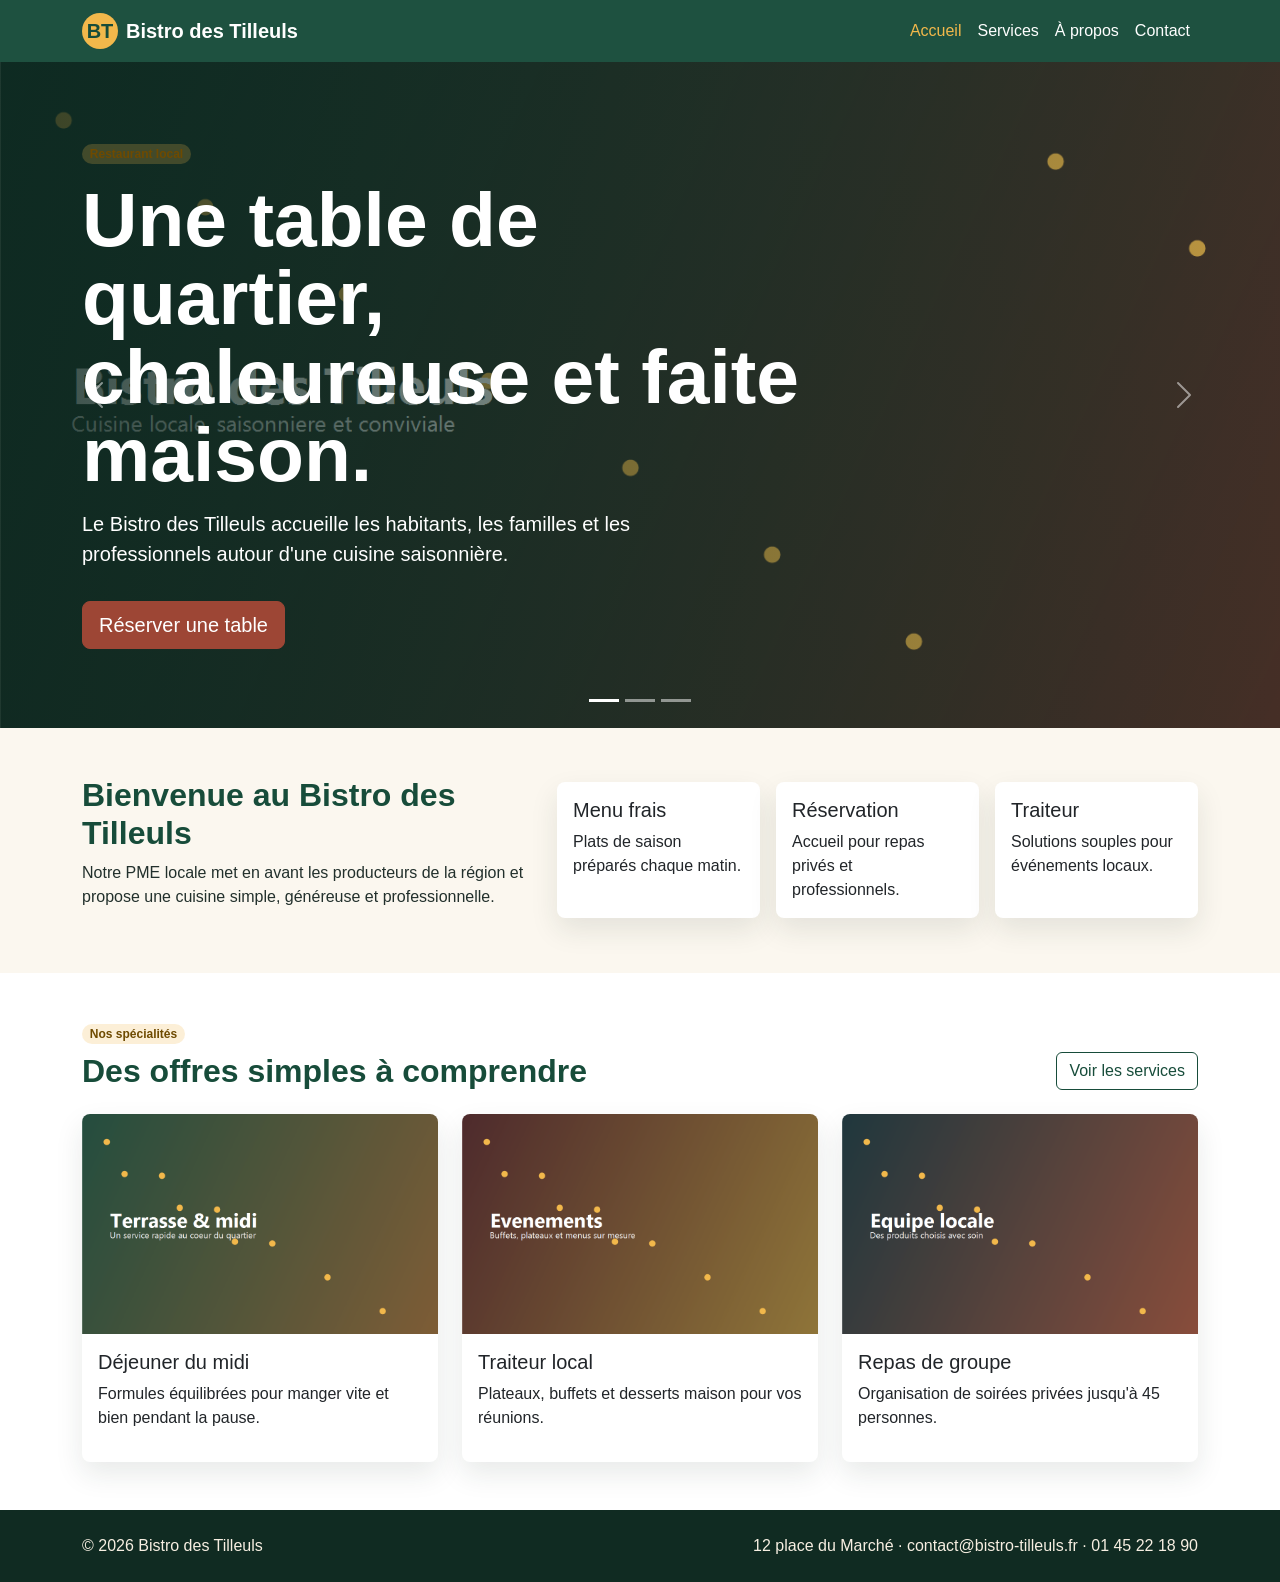
<file: index.html>
<!doctype html>
<html lang="fr">
  <head>
    <meta charset="utf-8">
    <meta name="viewport" content="width=device-width, initial-scale=1">
    <title>Bistro des Tilleuls | Accueil</title>
    <link href="https://cdn.jsdelivr.net/npm/bootstrap@5.3.3/dist/css/bootstrap.min.css" rel="stylesheet">
    <link href="assets/css/style.css" rel="stylesheet">
  </head>
  <body>
    <nav class="navbar navbar-expand-lg sticky-top">
      <div class="container">
        <a class="navbar-brand d-flex align-items-center gap-2 fw-bold" href="index.html">
          <span class="brand-mark">BT</span>
          Bistro des Tilleuls
        </a>
        <button class="navbar-toggler bg-light" type="button" data-bs-toggle="collapse" data-bs-target="#mainNav" aria-controls="mainNav" aria-expanded="false" aria-label="Ouvrir le menu">
          <span class="navbar-toggler-icon"></span>
        </button>
        <div class="collapse navbar-collapse" id="mainNav">
          <ul class="navbar-nav ms-auto">
            <li class="nav-item"><a class="nav-link active" href="index.html">Accueil</a></li>
            <li class="nav-item"><a class="nav-link" href="services.html">Services</a></li>
            <li class="nav-item"><a class="nav-link" href="apropos.html">À propos</a></li>
            <li class="nav-item"><a class="nav-link" href="contact.html">Contact</a></li>
          </ul>
        </div>
      </div>
    </nav>

    <header id="homeCarousel" class="carousel slide" data-bs-ride="carousel">
      <div class="carousel-indicators">
        <button type="button" data-bs-target="#homeCarousel" data-bs-slide-to="0" class="active" aria-current="true" aria-label="Slide 1"></button>
        <button type="button" data-bs-target="#homeCarousel" data-bs-slide-to="1" aria-label="Slide 2"></button>
        <button type="button" data-bs-target="#homeCarousel" data-bs-slide-to="2" aria-label="Slide 3"></button>
      </div>
      <div class="carousel-inner">
        <div class="carousel-item active">
          <div class="hero-slide d-flex align-items-center text-white" style="background-image: url('assets/img/hero-restaurant.png');">
            <div class="container hero-content">
              <span class="badge badge-soft rounded-pill mb-3">Restaurant local</span>
              <h1 class="hero-title">Une table de quartier, chaleureuse et faite maison.</h1>
              <p class="lead col-lg-6 mt-3">Le Bistro des Tilleuls accueille les habitants, les familles et les professionnels autour d'une cuisine saisonnière.</p>
              <a href="contact.html" class="btn btn-primary btn-lg mt-3">Réserver une table</a>
            </div>
          </div>
        </div>
        <div class="carousel-item">
          <div class="hero-slide d-flex align-items-center text-white" style="background-image: url('assets/img/terrasse.png');">
            <div class="container hero-content">
              <h2 class="hero-title">Déjeuners rapides et terrasse calme.</h2>
              <p class="lead col-lg-6 mt-3">Un menu du midi renouvelé chaque semaine avec des produits frais et accessibles.</p>
            </div>
          </div>
        </div>
        <div class="carousel-item">
          <div class="hero-slide d-flex align-items-center text-white" style="background-image: url('assets/img/traiteur.png');">
            <div class="container hero-content">
              <h2 class="hero-title">Traiteur pour vos moments importants.</h2>
              <p class="lead col-lg-6 mt-3">Buffets, plateaux et repas de groupe préparés selon votre budget.</p>
            </div>
          </div>
        </div>
      </div>
      <button class="carousel-control-prev" type="button" data-bs-target="#homeCarousel" data-bs-slide="prev">
        <span class="carousel-control-prev-icon" aria-hidden="true"></span>
        <span class="visually-hidden">Précédent</span>
      </button>
      <button class="carousel-control-next" type="button" data-bs-target="#homeCarousel" data-bs-slide="next">
        <span class="carousel-control-next-icon" aria-hidden="true"></span>
        <span class="visually-hidden">Suivant</span>
      </button>
    </header>

    <main>
      <section class="container py-5">
        <div class="row align-items-center g-4">
          <div class="col-lg-5">
            <h2 class="section-title">Bienvenue au Bistro des Tilleuls</h2>
            <p>Notre PME locale met en avant les producteurs de la région et propose une cuisine simple, généreuse et professionnelle.</p>
          </div>
          <div class="col-lg-7">
            <div class="row g-3">
              <div class="col-md-4">
                <div class="card feature-card h-100 p-3">
                  <h3 class="h5">Menu frais</h3>
                  <p class="mb-0">Plats de saison préparés chaque matin.</p>
                </div>
              </div>
              <div class="col-md-4">
                <div class="card feature-card h-100 p-3">
                  <h3 class="h5">Réservation</h3>
                  <p class="mb-0">Accueil pour repas privés et professionnels.</p>
                </div>
              </div>
              <div class="col-md-4">
                <div class="card feature-card h-100 p-3">
                  <h3 class="h5">Traiteur</h3>
                  <p class="mb-0">Solutions souples pour événements locaux.</p>
                </div>
              </div>
            </div>
          </div>
        </div>
      </section>

      <section class="py-5 bg-white">
        <div class="container">
          <div class="d-flex flex-column flex-md-row justify-content-between align-items-md-end gap-3 mb-4">
            <div>
              <span class="badge badge-soft rounded-pill mb-2">Nos spécialités</span>
              <h2 class="section-title mb-0">Des offres simples à comprendre</h2>
            </div>
            <a class="btn btn-outline-primary" href="services.html">Voir les services</a>
          </div>
          <div class="row g-4">
            <div class="col-md-4">
              <div class="card service-card h-100">
                <img src="assets/img/terrasse.png" alt="Terrasse du restaurant">
                <div class="card-body">
                  <h3 class="h5">Déjeuner du midi</h3>
                  <p>Formules équilibrées pour manger vite et bien pendant la pause.</p>
                </div>
              </div>
            </div>
            <div class="col-md-4">
              <div class="card service-card h-100">
                <img src="assets/img/traiteur.png" alt="Service traiteur">
                <div class="card-body">
                  <h3 class="h5">Traiteur local</h3>
                  <p>Plateaux, buffets et desserts maison pour vos réunions.</p>
                </div>
              </div>
            </div>
            <div class="col-md-4">
              <div class="card service-card h-100">
                <img src="assets/img/equipe.png" alt="Equipe du restaurant">
                <div class="card-body">
                  <h3 class="h5">Repas de groupe</h3>
                  <p>Organisation de soirées privées jusqu'à 45 personnes.</p>
                </div>
              </div>
            </div>
          </div>
        </div>
      </section>
    </main>

    <footer class="footer py-4">
      <div class="container d-flex flex-column flex-md-row justify-content-between gap-2">
        <span>© 2026 Bistro des Tilleuls</span>
        <span>12 place du Marché · contact@bistro-tilleuls.fr · 01 45 22 18 90</span>
      </div>
    </footer>

    <script src="https://cdn.jsdelivr.net/npm/bootstrap@5.3.3/dist/js/bootstrap.bundle.min.js"></script>
    <script src="assets/js/script.js"></script>
  </body>
</html>
</file>
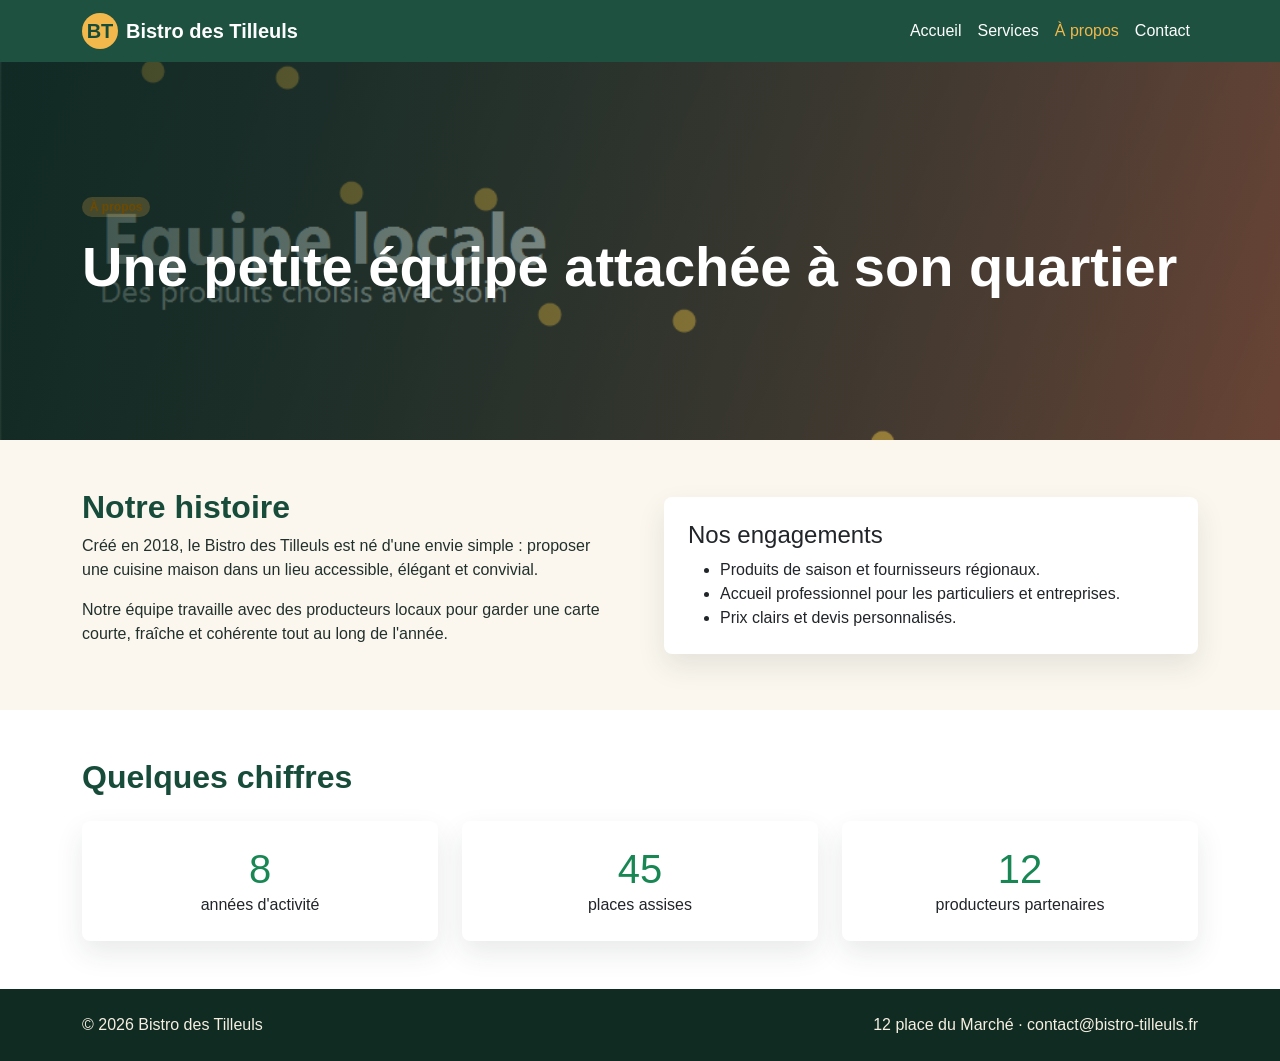
<file: apropos.html>
<!doctype html>
<html lang="fr">
  <head>
    <meta charset="utf-8">
    <meta name="viewport" content="width=device-width, initial-scale=1">
    <title>Bistro des Tilleuls | À propos</title>
    <link href="https://cdn.jsdelivr.net/npm/bootstrap@5.3.3/dist/css/bootstrap.min.css" rel="stylesheet">
    <link href="assets/css/style.css" rel="stylesheet">
  </head>
  <body>
    <nav class="navbar navbar-expand-lg sticky-top">
      <div class="container">
        <a class="navbar-brand d-flex align-items-center gap-2 fw-bold" href="index.html"><span class="brand-mark">BT</span>Bistro des Tilleuls</a>
        <button class="navbar-toggler bg-light" type="button" data-bs-toggle="collapse" data-bs-target="#mainNav" aria-controls="mainNav" aria-expanded="false" aria-label="Ouvrir le menu"><span class="navbar-toggler-icon"></span></button>
        <div class="collapse navbar-collapse" id="mainNav">
          <ul class="navbar-nav ms-auto">
            <li class="nav-item"><a class="nav-link" href="index.html">Accueil</a></li>
            <li class="nav-item"><a class="nav-link" href="services.html">Services</a></li>
            <li class="nav-item"><a class="nav-link active" href="apropos.html">À propos</a></li>
            <li class="nav-item"><a class="nav-link" href="contact.html">Contact</a></li>
          </ul>
        </div>
      </div>
    </nav>

    <header class="page-hero text-white" style="background-image: url('assets/img/equipe.png');">
      <div class="container page-hero-content">
        <span class="badge badge-soft rounded-pill mb-3">À propos</span>
        <h1 class="display-4 fw-bold">Une petite équipe attachée à son quartier</h1>
      </div>
    </header>

    <main>
      <section class="container py-5">
        <div class="row g-5 align-items-center">
          <div class="col-lg-6">
            <h2 class="section-title">Notre histoire</h2>
            <p>Créé en 2018, le Bistro des Tilleuls est né d'une envie simple : proposer une cuisine maison dans un lieu accessible, élégant et convivial.</p>
            <p>Notre équipe travaille avec des producteurs locaux pour garder une carte courte, fraîche et cohérente tout au long de l'année.</p>
          </div>
          <div class="col-lg-6">
            <div class="card feature-card p-4">
              <h3 class="h4">Nos engagements</h3>
              <ul class="mb-0">
                <li>Produits de saison et fournisseurs régionaux.</li>
                <li>Accueil professionnel pour les particuliers et entreprises.</li>
                <li>Prix clairs et devis personnalisés.</li>
              </ul>
            </div>
          </div>
        </div>
      </section>

      <section class="bg-white py-5">
        <div class="container">
          <h2 class="section-title mb-4">Quelques chiffres</h2>
          <div class="row g-4 text-center">
            <div class="col-md-4"><div class="card feature-card p-4"><strong class="display-6 text-success">8</strong><span>années d'activité</span></div></div>
            <div class="col-md-4"><div class="card feature-card p-4"><strong class="display-6 text-success">45</strong><span>places assises</span></div></div>
            <div class="col-md-4"><div class="card feature-card p-4"><strong class="display-6 text-success">12</strong><span>producteurs partenaires</span></div></div>
          </div>
        </div>
      </section>
    </main>

    <footer class="footer py-4">
      <div class="container d-flex flex-column flex-md-row justify-content-between gap-2">
        <span>© 2026 Bistro des Tilleuls</span>
        <span>12 place du Marché · contact@bistro-tilleuls.fr</span>
      </div>
    </footer>
    <script src="https://cdn.jsdelivr.net/npm/bootstrap@5.3.3/dist/js/bootstrap.bundle.min.js"></script>
    <script src="assets/js/script.js"></script>
  </body>
</html>
</file>
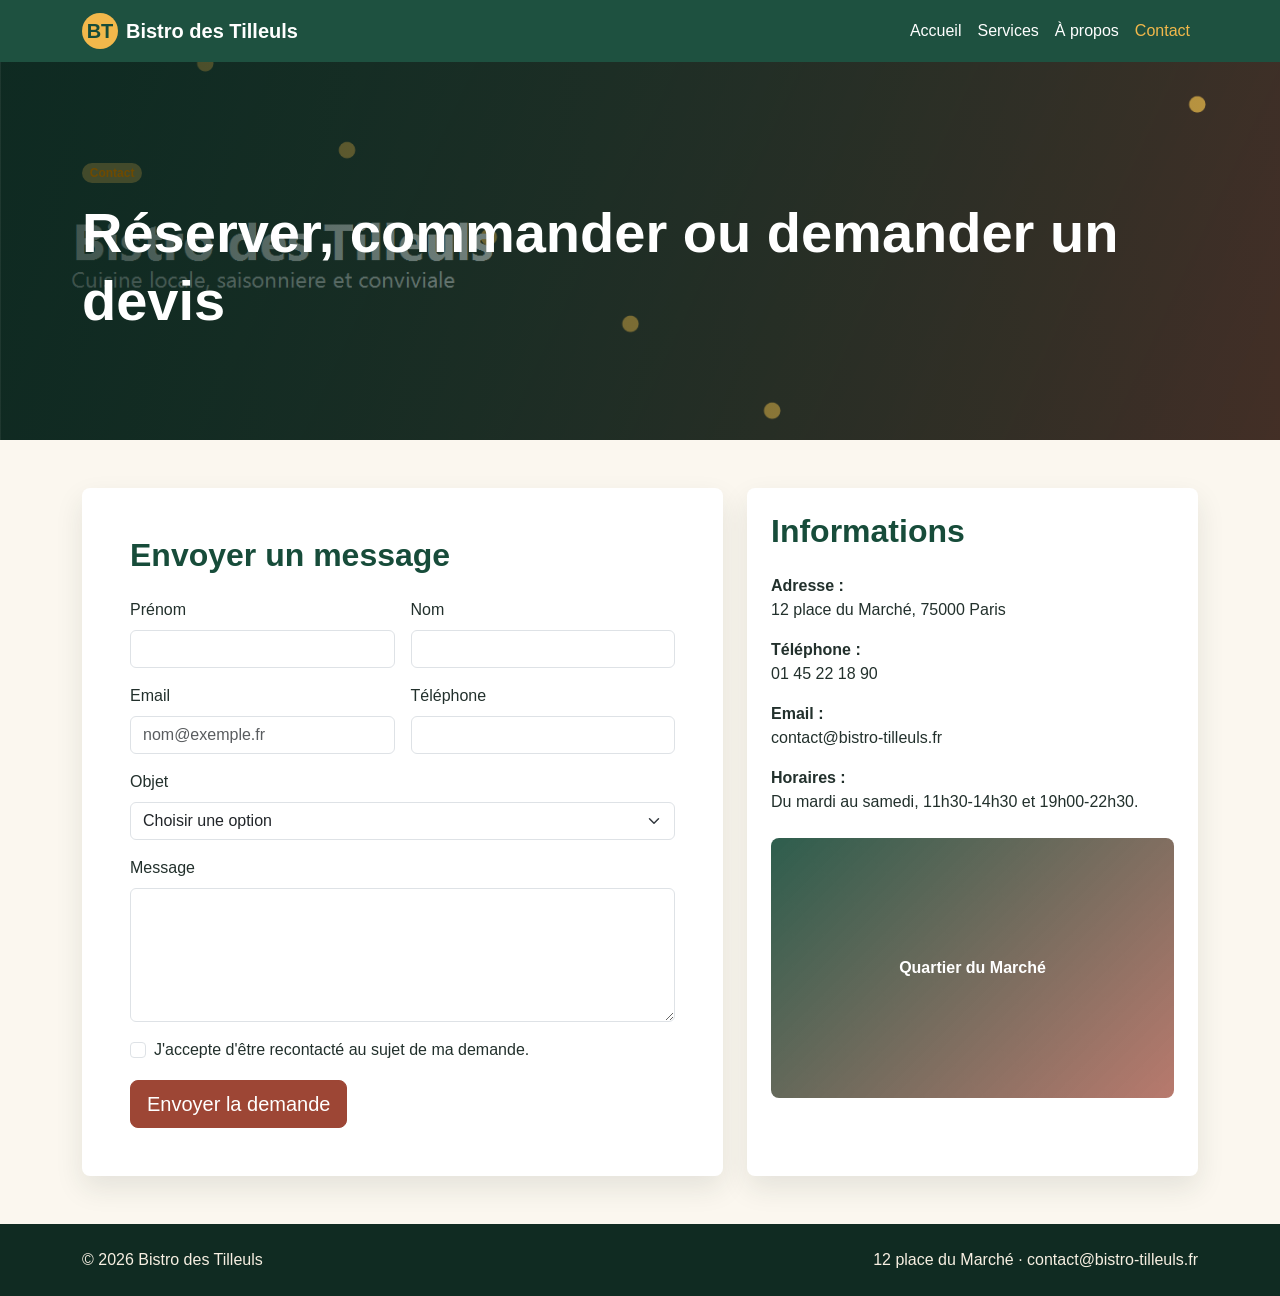
<file: contact.html>
<!doctype html>
<html lang="fr">
  <head>
    <meta charset="utf-8">
    <meta name="viewport" content="width=device-width, initial-scale=1">
    <title>Bistro des Tilleuls | Contact</title>
    <link href="https://cdn.jsdelivr.net/npm/bootstrap@5.3.3/dist/css/bootstrap.min.css" rel="stylesheet">
    <link href="assets/css/style.css" rel="stylesheet">
  </head>
  <body>
    <nav class="navbar navbar-expand-lg sticky-top">
      <div class="container">
        <a class="navbar-brand d-flex align-items-center gap-2 fw-bold" href="index.html"><span class="brand-mark">BT</span>Bistro des Tilleuls</a>
        <button class="navbar-toggler bg-light" type="button" data-bs-toggle="collapse" data-bs-target="#mainNav" aria-controls="mainNav" aria-expanded="false" aria-label="Ouvrir le menu"><span class="navbar-toggler-icon"></span></button>
        <div class="collapse navbar-collapse" id="mainNav">
          <ul class="navbar-nav ms-auto">
            <li class="nav-item"><a class="nav-link" href="index.html">Accueil</a></li>
            <li class="nav-item"><a class="nav-link" href="services.html">Services</a></li>
            <li class="nav-item"><a class="nav-link" href="apropos.html">À propos</a></li>
            <li class="nav-item"><a class="nav-link active" href="contact.html">Contact</a></li>
          </ul>
        </div>
      </div>
    </nav>

    <header class="page-hero text-white" style="background-image: url('assets/img/hero-restaurant.png');">
      <div class="container page-hero-content">
        <span class="badge badge-soft rounded-pill mb-3">Contact</span>
        <h1 class="display-4 fw-bold">Réserver, commander ou demander un devis</h1>
      </div>
    </header>

    <main class="container py-5">
      <div class="row g-4">
        <div class="col-lg-7">
          <div class="contact-panel bg-white p-4 p-md-5">
            <h2 class="section-title mb-4">Envoyer un message</h2>
            <form class="needs-validation">
              <div class="row g-3">
                <div class="col-md-6">
                  <label for="prenom" class="form-label">Prénom</label>
                  <input type="text" class="form-control" id="prenom" name="prenom" required>
                  <div class="invalid-feedback">Veuillez entrer votre prénom.</div>
                </div>
                <div class="col-md-6">
                  <label for="nom" class="form-label">Nom</label>
                  <input type="text" class="form-control" id="nom" name="nom" required>
                  <div class="invalid-feedback">Veuillez entrer votre nom.</div>
                </div>
                <div class="col-md-6">
                  <label for="email" class="form-label">Email</label>
                  <input type="email" class="form-control" id="email" name="email" placeholder="nom@exemple.fr" required>
                  <div class="invalid-feedback">Veuillez entrer une adresse email valide.</div>
                </div>
                <div class="col-md-6">
                  <label for="telephone" class="form-label">Téléphone</label>
                  <input type="tel" class="form-control" id="telephone" name="telephone" pattern="[0-9 +().-]{8,}" required>
                  <div class="invalid-feedback">Veuillez entrer un numéro valide.</div>
                </div>
                <div class="col-12">
                  <label for="objet" class="form-label">Objet</label>
                  <select class="form-select" id="objet" name="objet" required>
                    <option value="">Choisir une option</option>
                    <option>Réservation</option>
                    <option>Commande traiteur</option>
                    <option>Privatisation</option>
                  </select>
                  <div class="invalid-feedback">Veuillez choisir un objet.</div>
                </div>
                <div class="col-12">
                  <label for="message" class="form-label">Message</label>
                  <textarea class="form-control" id="message" name="message" rows="5" minlength="20" required></textarea>
                  <div class="invalid-feedback">Votre message doit contenir au moins 20 caractères.</div>
                </div>
                <div class="col-12 form-check ms-2">
                  <input class="form-check-input" type="checkbox" value="" id="rgpd" required>
                  <label class="form-check-label" for="rgpd">J'accepte d'être recontacté au sujet de ma demande.</label>
                  <div class="invalid-feedback">Veuillez accepter avant l'envoi.</div>
                </div>
                <div class="col-12">
                  <button class="btn btn-primary btn-lg" type="submit">Envoyer la demande</button>
                </div>
              </div>
            </form>
          </div>
        </div>
        <div class="col-lg-5">
          <div class="contact-panel bg-white p-4 h-100">
            <h2 class="section-title mb-4">Informations</h2>
            <p><strong>Adresse :</strong><br>12 place du Marché, 75000 Paris</p>
            <p><strong>Téléphone :</strong><br>01 45 22 18 90</p>
            <p><strong>Email :</strong><br>contact@bistro-tilleuls.fr</p>
            <p><strong>Horaires :</strong><br>Du mardi au samedi, 11h30-14h30 et 19h00-22h30.</p>
            <div class="map-box d-flex align-items-center justify-content-center text-white fw-bold mt-4">Quartier du Marché</div>
          </div>
        </div>
      </div>
    </main>

    <footer class="footer py-4">
      <div class="container d-flex flex-column flex-md-row justify-content-between gap-2">
        <span>© 2026 Bistro des Tilleuls</span>
        <span>12 place du Marché · contact@bistro-tilleuls.fr</span>
      </div>
    </footer>
    <script src="https://cdn.jsdelivr.net/npm/bootstrap@5.3.3/dist/js/bootstrap.bundle.min.js"></script>
    <script src="assets/js/script.js"></script>
  </body>
</html>
</file>
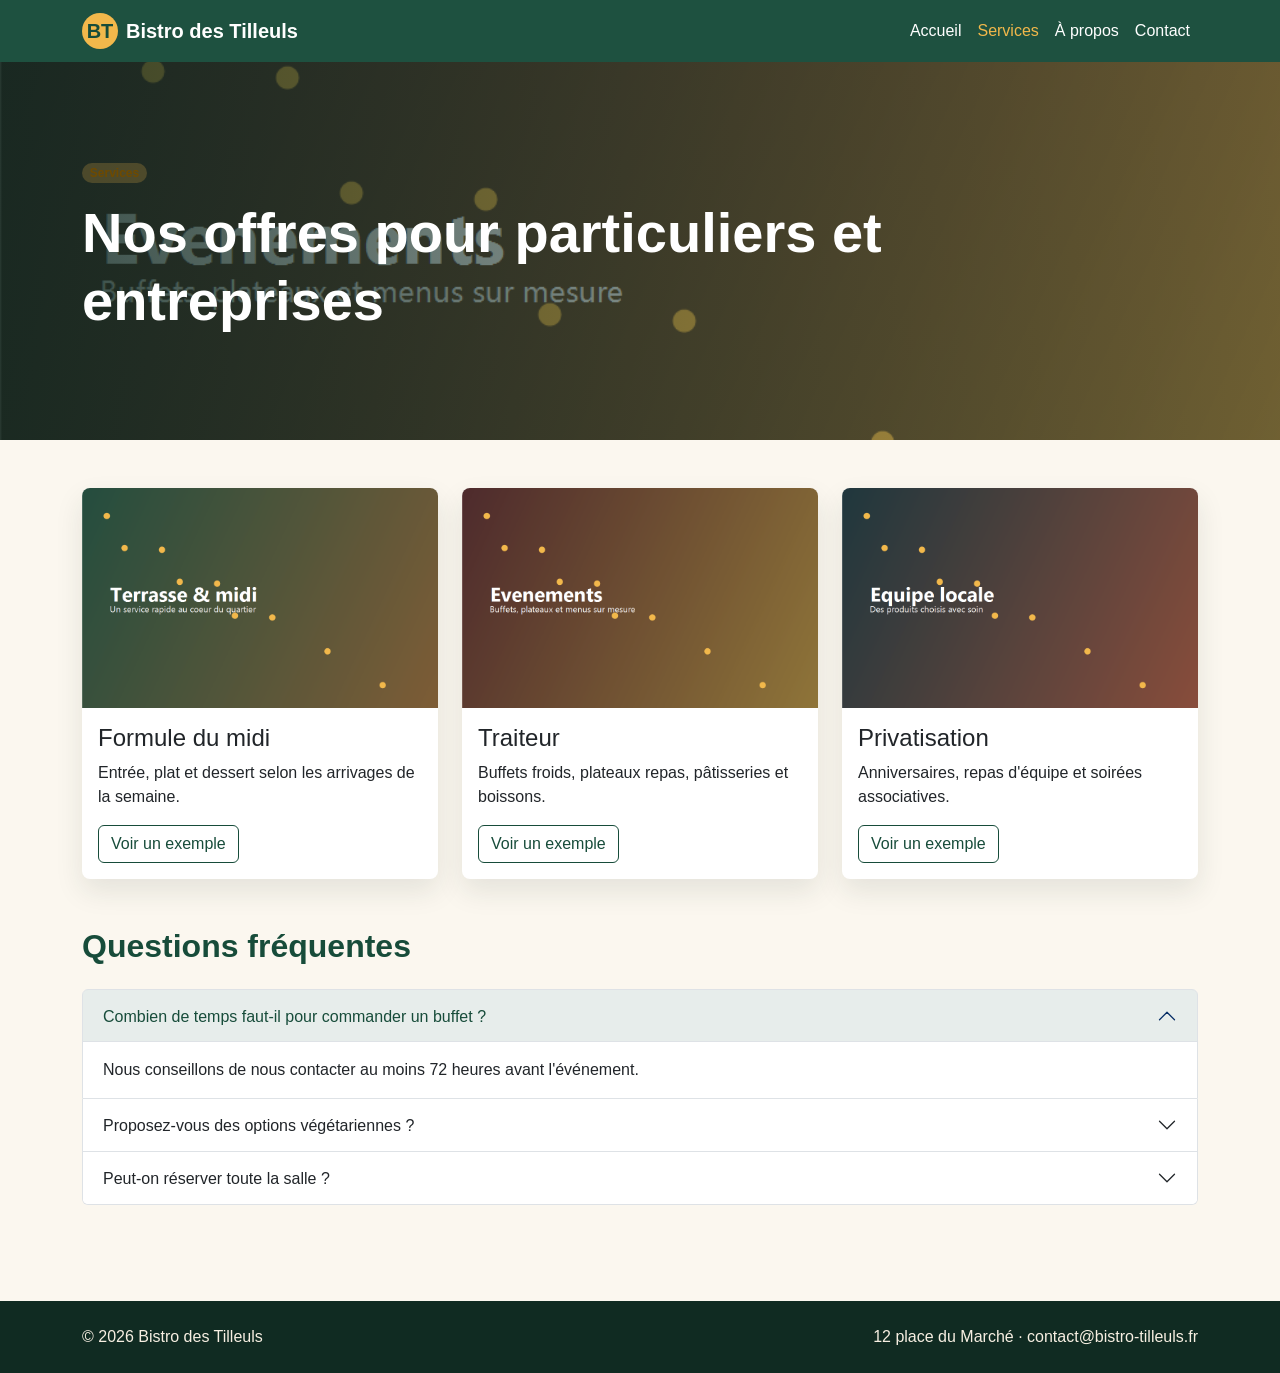
<file: services.html>
<!doctype html>
<html lang="fr">
  <head>
    <meta charset="utf-8">
    <meta name="viewport" content="width=device-width, initial-scale=1">
    <title>Bistro des Tilleuls | Services</title>
    <link href="https://cdn.jsdelivr.net/npm/bootstrap@5.3.3/dist/css/bootstrap.min.css" rel="stylesheet">
    <link href="assets/css/style.css" rel="stylesheet">
  </head>
  <body>
    <nav class="navbar navbar-expand-lg sticky-top">
      <div class="container">
        <a class="navbar-brand d-flex align-items-center gap-2 fw-bold" href="index.html"><span class="brand-mark">BT</span>Bistro des Tilleuls</a>
        <button class="navbar-toggler bg-light" type="button" data-bs-toggle="collapse" data-bs-target="#mainNav" aria-controls="mainNav" aria-expanded="false" aria-label="Ouvrir le menu"><span class="navbar-toggler-icon"></span></button>
        <div class="collapse navbar-collapse" id="mainNav">
          <ul class="navbar-nav ms-auto">
            <li class="nav-item"><a class="nav-link" href="index.html">Accueil</a></li>
            <li class="nav-item"><a class="nav-link active" href="services.html">Services</a></li>
            <li class="nav-item"><a class="nav-link" href="apropos.html">À propos</a></li>
            <li class="nav-item"><a class="nav-link" href="contact.html">Contact</a></li>
          </ul>
        </div>
      </div>
    </nav>

    <header class="page-hero text-white" style="background-image: url('assets/img/traiteur.png');">
      <div class="container page-hero-content">
        <span class="badge badge-soft rounded-pill mb-3">Services</span>
        <h1 class="display-4 fw-bold">Nos offres pour particuliers et entreprises</h1>
      </div>
    </header>

    <main class="container py-5">
      <div class="row g-4">
        <div class="col-md-4">
          <div class="card service-card h-100">
            <img src="assets/img/terrasse.png" alt="Formule du midi">
            <div class="card-body">
              <h2 class="h4">Formule du midi</h2>
              <p>Entrée, plat et dessert selon les arrivages de la semaine.</p>
              <button class="btn btn-outline-primary" data-bs-toggle="modal" data-bs-target="#menuModal">Voir un exemple</button>
            </div>
          </div>
        </div>
        <div class="col-md-4">
          <div class="card service-card h-100">
            <img src="assets/img/traiteur.png" alt="Buffet traiteur">
            <div class="card-body">
              <h2 class="h4">Traiteur</h2>
              <p>Buffets froids, plateaux repas, pâtisseries et boissons.</p>
              <button class="btn btn-outline-primary" data-bs-toggle="modal" data-bs-target="#menuModal">Voir un exemple</button>
            </div>
          </div>
        </div>
        <div class="col-md-4">
          <div class="card service-card h-100">
            <img src="assets/img/equipe.png" alt="Repas de groupe">
            <div class="card-body">
              <h2 class="h4">Privatisation</h2>
              <p>Anniversaires, repas d'équipe et soirées associatives.</p>
              <button class="btn btn-outline-primary" data-bs-toggle="modal" data-bs-target="#menuModal">Voir un exemple</button>
            </div>
          </div>
        </div>
      </div>

      <section class="py-5">
        <h2 class="section-title mb-4">Questions fréquentes</h2>
        <div class="accordion" id="servicesAccordion">
          <div class="accordion-item">
            <h3 class="accordion-header">
              <button class="accordion-button" type="button" data-bs-toggle="collapse" data-bs-target="#faqOne" aria-expanded="true" aria-controls="faqOne">Combien de temps faut-il pour commander un buffet ?</button>
            </h3>
            <div id="faqOne" class="accordion-collapse collapse show" data-bs-parent="#servicesAccordion">
              <div class="accordion-body">Nous conseillons de nous contacter au moins 72 heures avant l'événement.</div>
            </div>
          </div>
          <div class="accordion-item">
            <h3 class="accordion-header">
              <button class="accordion-button collapsed" type="button" data-bs-toggle="collapse" data-bs-target="#faqTwo" aria-expanded="false" aria-controls="faqTwo">Proposez-vous des options végétariennes ?</button>
            </h3>
            <div id="faqTwo" class="accordion-collapse collapse" data-bs-parent="#servicesAccordion">
              <div class="accordion-body">Oui, chaque menu peut inclure des plats végétariens et des alternatives sans porc.</div>
            </div>
          </div>
          <div class="accordion-item">
            <h3 class="accordion-header">
              <button class="accordion-button collapsed" type="button" data-bs-toggle="collapse" data-bs-target="#faqThree" aria-expanded="false" aria-controls="faqThree">Peut-on réserver toute la salle ?</button>
            </h3>
            <div id="faqThree" class="accordion-collapse collapse" data-bs-parent="#servicesAccordion">
              <div class="accordion-body">Oui, la salle peut être privatisée le soir pour des groupes jusqu'à 45 personnes.</div>
            </div>
          </div>
        </div>
      </section>
    </main>

    <div class="modal fade" id="menuModal" tabindex="-1" aria-labelledby="menuModalLabel" aria-hidden="true">
      <div class="modal-dialog modal-dialog-centered">
        <div class="modal-content">
          <div class="modal-header">
            <h2 class="modal-title h5" id="menuModalLabel">Exemple de menu</h2>
            <button type="button" class="btn-close" data-bs-dismiss="modal" aria-label="Fermer"></button>
          </div>
          <div class="modal-body">
            Velouté de légumes, poulet fermier aux herbes, gratin de saison et tarte fine aux pommes.
          </div>
          <div class="modal-footer">
            <a href="contact.html" class="btn btn-primary">Demander un devis</a>
          </div>
        </div>
      </div>
    </div>

    <footer class="footer py-4">
      <div class="container d-flex flex-column flex-md-row justify-content-between gap-2">
        <span>© 2026 Bistro des Tilleuls</span>
        <span>12 place du Marché · contact@bistro-tilleuls.fr</span>
      </div>
    </footer>
    <script src="https://cdn.jsdelivr.net/npm/bootstrap@5.3.3/dist/js/bootstrap.bundle.min.js"></script>
    <script src="assets/js/script.js"></script>
  </body>
</html>
</file>
<file: assets/css/style.css>
:root {
  --forest: #174c3a;
  --brick: #9d4635;
  --gold: #f2b84b;
  --cream: #fbf7ef;
  --ink: #22302c;
}

body {
  font-family: "Segoe UI", Roboto, Arial, sans-serif;
  color: var(--ink);
  background: var(--cream);
}

.navbar {
  background: rgba(23, 76, 58, 0.97);
}

.navbar-brand,
.navbar .nav-link {
  color: #fff;
}

.navbar .nav-link:hover,
.navbar .nav-link.active {
  color: var(--gold);
}

.brand-mark {
  width: 36px;
  height: 36px;
  display: inline-grid;
  place-items: center;
  border-radius: 50%;
  background: var(--gold);
  color: var(--forest);
  font-weight: 800;
}

.hero-slide {
  min-height: 74vh;
  background-position: center;
  background-size: cover;
  position: relative;
}

.hero-slide::before,
.page-hero::before {
  content: "";
  position: absolute;
  inset: 0;
  background: linear-gradient(90deg, rgba(13, 39, 31, 0.82), rgba(13, 39, 31, 0.22));
}

.hero-content,
.page-hero-content {
  position: relative;
  z-index: 1;
}

.hero-title {
  max-width: 720px;
  font-size: clamp(2.3rem, 6vw, 4.9rem);
  font-weight: 800;
  line-height: 1.02;
}

.section-title {
  color: var(--forest);
  font-weight: 800;
}

.btn-primary {
  --bs-btn-bg: var(--brick);
  --bs-btn-border-color: var(--brick);
  --bs-btn-hover-bg: #80372a;
  --bs-btn-hover-border-color: #80372a;
}

.btn-outline-primary {
  --bs-btn-color: var(--forest);
  --bs-btn-border-color: var(--forest);
  --bs-btn-hover-bg: var(--forest);
  --bs-btn-hover-border-color: var(--forest);
}

.feature-card,
.service-card,
.contact-panel {
  border: 0;
  border-radius: 8px;
  box-shadow: 0 12px 28px rgba(34, 48, 44, 0.1);
}

.feature-card img,
.service-card img {
  height: 220px;
  object-fit: cover;
  border-radius: 8px 8px 0 0;
}

.badge-soft {
  background: rgba(242, 184, 75, 0.22);
  color: #6e4a00;
}

.page-hero {
  min-height: 42vh;
  background-position: center;
  background-size: cover;
  position: relative;
  display: flex;
  align-items: center;
}

.accordion-button:not(.collapsed) {
  background: rgba(23, 76, 58, 0.1);
  color: var(--forest);
}

.footer {
  background: #102b22;
  color: #f7efe2;
}

.footer a {
  color: #f7efe2;
  text-decoration: none;
}

.footer a:hover {
  color: var(--gold);
}

.form-control:focus,
.form-select:focus {
  border-color: var(--gold);
  box-shadow: 0 0 0 0.25rem rgba(242, 184, 75, 0.28);
}

.map-box {
  min-height: 260px;
  background:
    linear-gradient(135deg, rgba(23, 76, 58, 0.9), rgba(157, 70, 53, 0.72)),
    repeating-linear-gradient(45deg, transparent 0 20px, rgba(255, 255, 255, 0.08) 20px 22px);
  border-radius: 8px;
}

@media (max-width: 767.98px) {
  .hero-slide {
    min-height: 64vh;
  }

  .hero-title {
    font-size: 2.4rem;
  }
}
</file>
